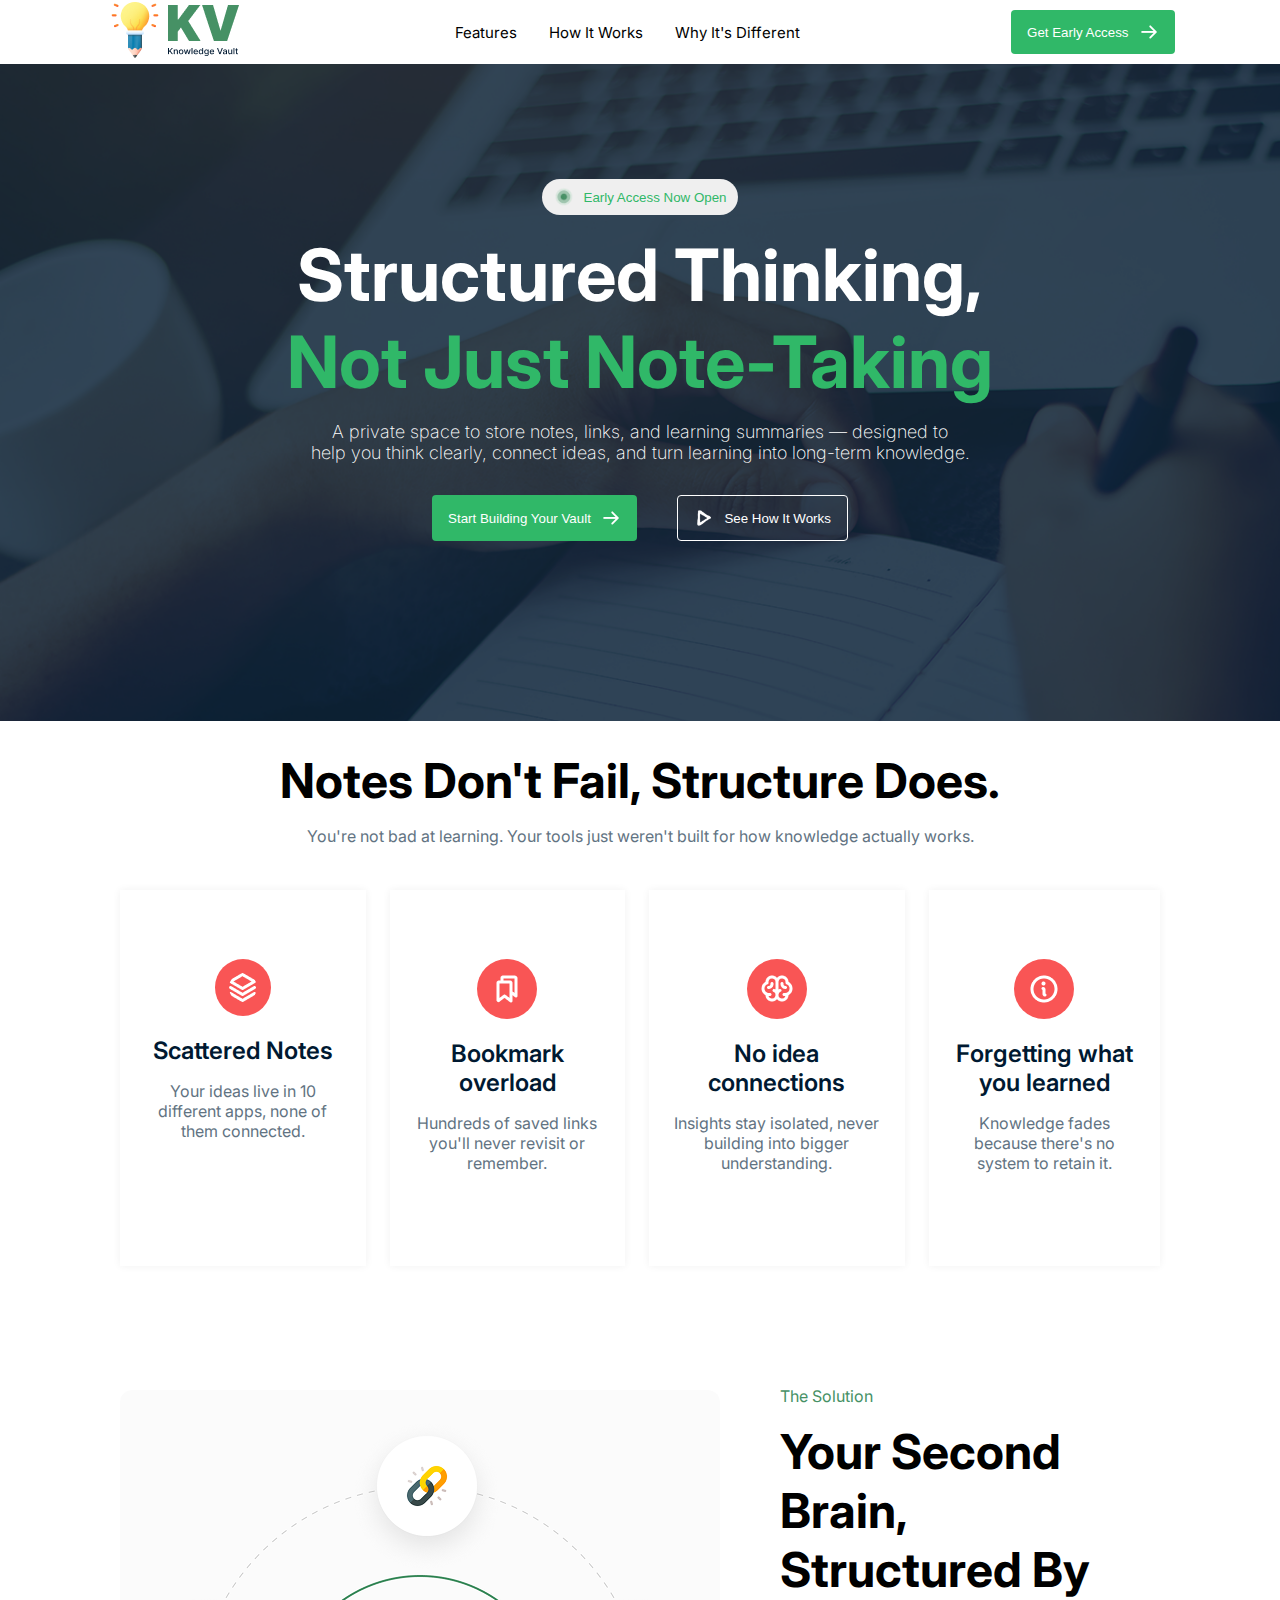
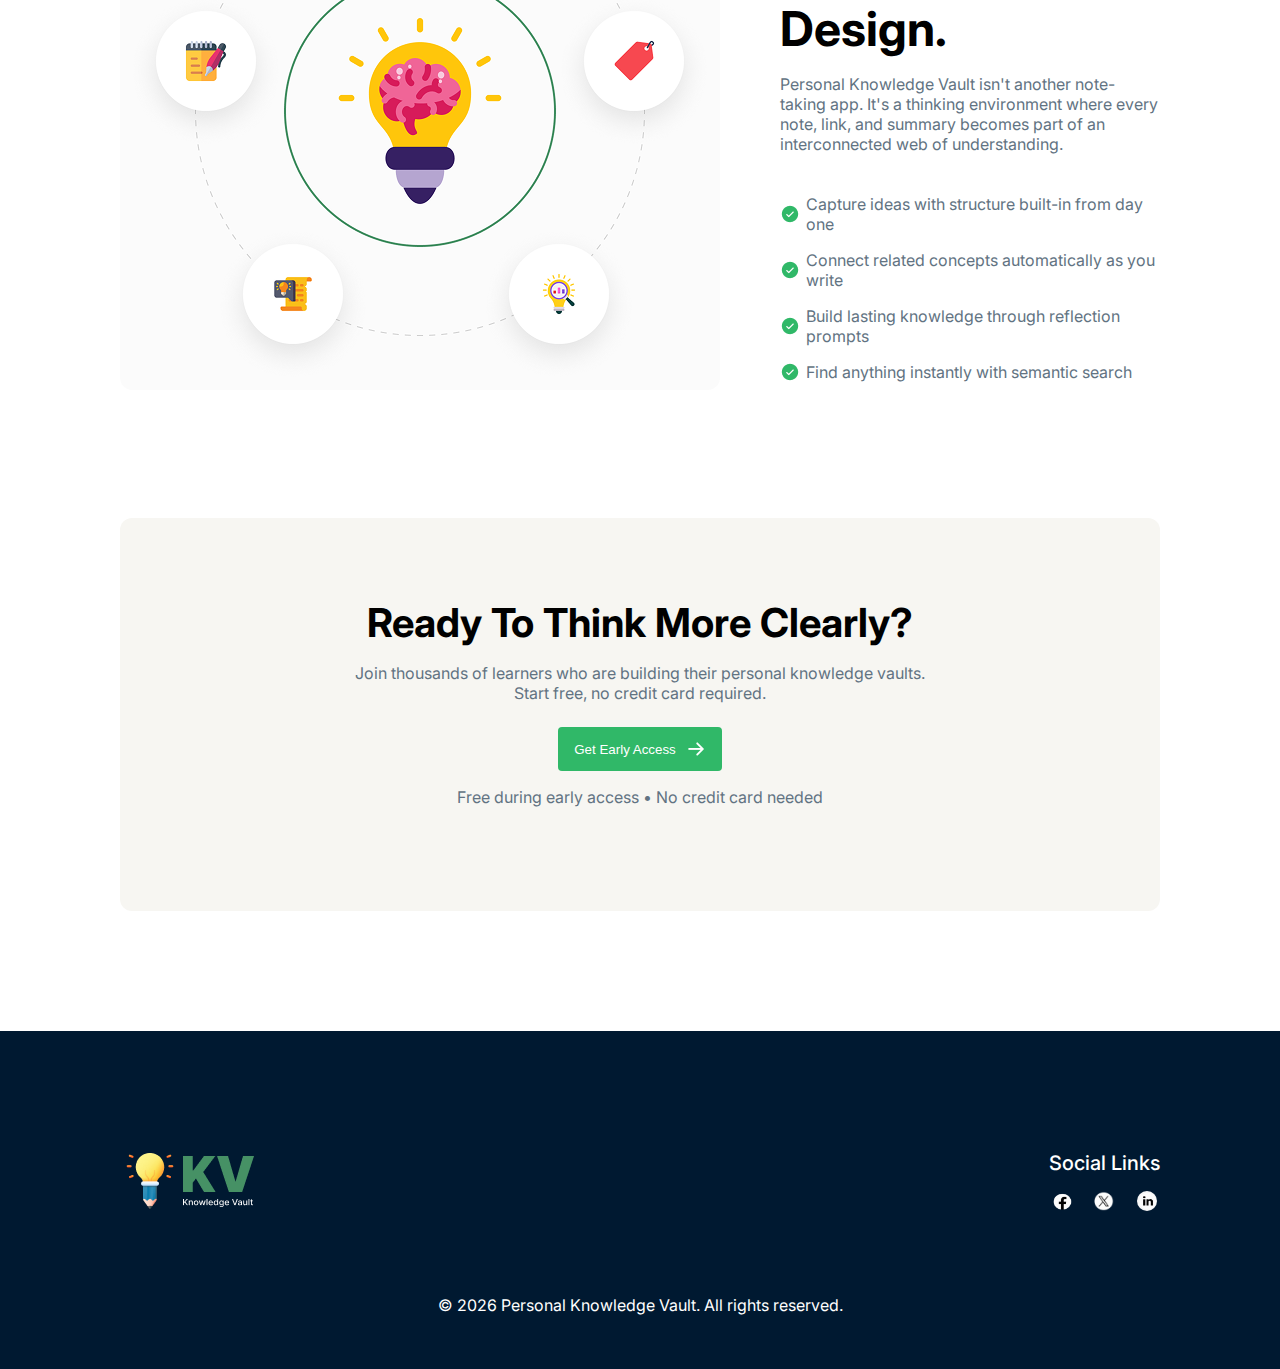
<file: index.html>
<!DOCTYPE html>
<html lang="en">

<head>
    <meta charset="UTF-8">
    <meta name="viewport" content="width=device-width, initial-scale=1.0">
    <title>KnowledgeVault</title>

    <!-- css link -->
    <link rel="stylesheet" href="./styles/index.css">

    <!-- font link -->
    <link rel="preconnect" href="https://fonts.googleapis.com">
    <link rel="preconnect" href="https://fonts.gstatic.com" crossorigin>
    <link
        href="https://fonts.googleapis.com/css2?family=Inter:ital,opsz,wght@0,14..32,100..900;1,14..32,100..900&family=Open+Sans:ital,wght@0,300..800;1,300..800&family=Roboto:ital,wght@0,100..900;1,100..900&display=swap"
        rel="stylesheet">
</head>

<body class="font-inter">
    <header>
        <nav>
            <a href="">
                <img src="./images/logo-navbar.png" alt="">
            </a>

            <ul>
                <li><a href="">Features</a></li>
                <li><a href="">How It Works</a></li>
                <li><a href="">Why It's Different</a></li>
            </ul>

            <button class="btn">
                Get Early Access
                <img src="./images/ArrowRight.png" alt="">
            </button>
        </nav>

        <div class="hero-banner">
            <div class="hero-content">
                <button class="btn1">
                    <img src="./images/pop.png" alt="" style="width: 20px; height: 20px;">
                    Early Access Now Open
                </button>
                <div class="hero-title">
                    <h1>Structured Thinking, <br><span>Not Just Note-Taking</span></h1>
                </div>

                <p>
                    A private space to store notes, links, and learning summaries — designed to <br>
                    help you think clearly, connect ideas, and turn learning into long-term knowledge.
                </p>

                <div class="buttons">
                    <button class="btn">
                        Start Building Your Vault
                        <img src="./images/ArrowRight.png" alt="">
                    </button>
                    <button class="btn2">
                        <img src="./images/play.png" alt="" style="width: 20px; height: 20px;">
                        See How It Works
                    </button>
                </div>
            </div>
        </div>
    </header>

    <main>
        <section class="notes-container">
            <div class="des">
                <h2>Notes Don't Fail, Structure Does.</h2>
                <p>You're not bad at learning. Your tools just weren't built for how knowledge actually works.</p>
            </div>

            <div class="cards">
                <div class="card">
                    <img src="./images/Vector.png" alt="">
                    <h2>Scattered Notes</h2>
                    <p>Your ideas live in 10 different apps, none of them connected.</p>
                </div>
                <div class="card">
                    <img src="./images/Bookmarks.png" alt="">
                    <h2>Bookmark overload</h2>
                    <p>Hundreds of saved links you'll never revisit or remember.</p>
                </div>
                <div class="card">
                    <img src="./images/Brain.png" alt="">
                    <h2>No idea connections</h2>
                    <p>Insights stay isolated, never building into bigger understanding.</p>
                </div>
                <div class="card">
                    <img src="./images/Info.png" alt="">
                    <h2>Forgetting what
                        you learned</h2>
                    <p>Knowledge fades because there's no system to retain it.</p>
                </div>

            </div>
        </section>

        <section class="second-brain-section">
            <div class="second-brain-container">
                <div class="image">
                    <img src="./images/knowledge.png" alt="" style="border-radius: 12px;">
                </div>

                <div class="bullets">
                    <p class="green">The Solution</p>
                    <h2>Your Second Brain, <br>
                        Structured By Design.</h2>
                    <p class="des">Personal Knowledge Vault isn't another note-taking app. It's a thinking environment
                        where every note, link, and summary becomes part of an interconnected web of understanding.</p>

                    <div class="bullet-points">
                        <img src="./images/CheckCircle.png" alt="">
                        <p>Capture ideas with structure built-in from day one</p>
                    </div>
                    <div class="bullet-points">
                        <img src="./images/CheckCircle.png" alt="">
                        <p>Connect related concepts automatically as you write</p>
                    </div>
                    <div class="bullet-points">
                        <img src="./images/CheckCircle.png" alt="">
                        <p>Build lasting knowledge through reflection prompts</p>
                    </div>
                    <div class="bullet-points">
                        <img src="./images/CheckCircle.png" alt="">
                        <p>Find anything instantly with semantic search</p>
                    </div>
                </div>
            </div>
        </section>

        <section class="think-more-clearly">
            <div class="tmc-container">
                <h2>Ready To Think More Clearly?</h2>
                <p class="des">Join thousands of learners who are building their personal knowledge vaults. <br>Start
                    free, no credit card required.</p>
                <button class="btn shad" id="shad">Get Early Access
                    <img src="./images/ArrowRight.png" alt="">
                </button>
                <p>Free during early access • No credit card needed</p>
            </div>
        </section>
    </main>

    <footer>
        <div class="footer-nav">
            <div class="footer-logo">
                <a href="">
                    <img src="./images/logo-footer.png" alt="">
                </a>
            </div>

            <div class="social">
                <h2>Social Links</h2>
                <div class="icons">
                    <div class="icon">
                        <a href="">
                            <img src="./images/facebook.png" alt="">

                        </a>
                    </div>
                    <div class="icon">
                        <a href="">
                            <img src="./images/x.png" alt="">

                        </a>
                    </div>
                    <div class="icon">
                        <a href="">
                            <img src="./images/linkedin.jpg" style="border-radius: 50%;">
                        </a>
                    </div>
                </div>
            </div>
        </div>

        <div class="footer-copyright">
            <p style="color: white;">&copy; 2026 Personal Knowledge Vault. All rights reserved.</p>
        </div>
    </footer>
</body>

</html>
</file>
<file: styles/index.css>
/* font embeding */
.font-inter {
  font-family: "Inter", sans-serif;
  font-optical-sizing: auto;
}

/* Shared Styles */
* {
    max-width: 1600px;
    margin: 0 auto;
    padding: 0;
}

body {
    /* border: 1px dotted; */
}

.btn {
    display: flex;
    gap: 10px;
    align-items: center;
    border: none;
    border-radius: 4px;
    background-color: #30B868;
    padding: 12px 16px;
    color: white;
}

.btn, .btn1, .btn2 {
    cursor: pointer;
}

/* Individual Styles */
/* NavBar Style */
header nav {
    display: flex;
    align-items: center;
    max-height: 92px;
}

header nav ul {
    list-style: none;
    display: flex;
    gap: 32px;
}

header nav a {
    text-decoration: none;
    color: black;
    font-size: 15px;
}

/* Hero-Banner Style */
.hero-banner {
    background-image: url('../images/hero-bg.png');
    background-size: cover;
    background-repeat: no-repeat;
    padding: 115px 120px 180px;
    text-align: center;
}
.hero-content .hero-title h1 {
    font-size: 72px;
    color: white;
    margin-bottom: 16px;
}
.hero-content .hero-title h1 span {
    color: #30B868;
}
.hero-content p {
    color: white;
    margin-bottom: 32px;
    font-size: 18px;
    font-weight: 200;
}
.hero-content .btn1 {
    display: flex;
    align-items: center;
    gap: 10px;
    color: #30B868;
    border: none;
    border-radius: 100px;
    margin-bottom: 16px;
    padding: 8px 12px;                     ;
}
.hero-content .btn2 {
    display: flex;
    align-items: center;
    gap: 10px;
    background-color: rgba(255, 255, 255, 0);
    border: 1px solid white;
    border-radius: 4px;
    padding: 12px 16px;
    color: white;
    margin-left: 16px ;
}

.buttons {
    max-width: 465px;
    display: flex;
    /* gap: 16px; */
}

/* Notes and cards section */
.notes-container {
    text-align: center;
    padding: 0 120px;
}
.notes-container .des h2 {
    font-size: 48px;
    font-weight: bold;
    margin-top: 30px;
    margin-bottom: 16px;
}
.notes-container .des p {
    font-size: 16px;
    color: #627382;
    margin-bottom: 44px;
}
.notes-container .cards {
    display: flex;
    justify-content: space-between;
    gap: 24px;
    max-width: 1360px;
}
.cards .card {
    /* border: 1px dotted blue; */
    max-width: 322px;
    padding: 69px 24px;
    box-shadow: 0 0 8px 0 rgba(0, 0, 0, 0.06);
}
.card img {
    background-color: #F95555;
    padding: 14px;
    border-radius: 50%;
    margin-bottom: 16px;
}
.card h2 {
    font-size: 24px;
    font-weight: 600;
    margin-bottom: 16px;
    color: #001931;
}
.card p {
    font-size: 16px;
    color: #627382;
}

/* Second Brain Section */
.second-brain-section {
    padding: 120px;
}
.second-brain-section .second-brain-container {
    display: flex;
    gap: 60px;
    max-width: 1360px;
    align-items: center;
}
.second-brain-container .bullets .green {
    color: #469165;
    margin-bottom: 16px;
    font-size: 16px;
}
.second-brain-container .bullets h2 {
    font-size: 48px;
    font-weight: bold;
    margin-bottom: 16px;
}
.second-brain-container .bullets .des {
    font-size: 16px;
    color: #627382;
    margin-bottom: 40px;
}
.bullets .bullet-points {
    display: flex;
    gap: 6px;
    margin-bottom: 16px;
    font-size: 16px;
    align-items: center;
}
.bullet-points img {
    width: 20px;
    height: 20px;
    margin: 0;
}
.bullet-points p {
    margin: 0;
}

/* Think More Clearly Section */
.think-more-clearly {
    padding: 0 120px 120px 120px;
    text-align: center;
}
.tmc-container {
    background-color: #F7F6F2;
    border-radius: 12px;
    padding: 80px 40px;
}
.tmc-container h2 {
    font-size: 40px;
    margin-bottom: 16px;
}
.tmc-container .des, p{
    font-size: 16px;
    color: #627382;
    margin-bottom: 24px;
}
#shad {
    box-shadow: 0 10ox 20px 0 rgba(0, 0, 0, 15);
    margin-bottom: 16px;
}

/* Footer Section */
footer {
    background-color: #001931;
    padding: 120px 120px 30px;
}
footer .footer-nav {
    display: flex;
    gap: 790px;
    margin-bottom: 80px;
    max-width: 1360px;
}
.footer-nav .social h2 {
    color: white;
    font-size: 20px;
    font-weight: 500;
}
.footer-nav .icons {
    margin-top: 16px;
    display: flex;
    gap: 16px;
}
.footer-nav .icons img {
    width: 20px;
    height: 20px;
}
footer .footer-copyright {
    text-align: center;
    font-size: 16px;
    font-weight: 400;
}
</file>
